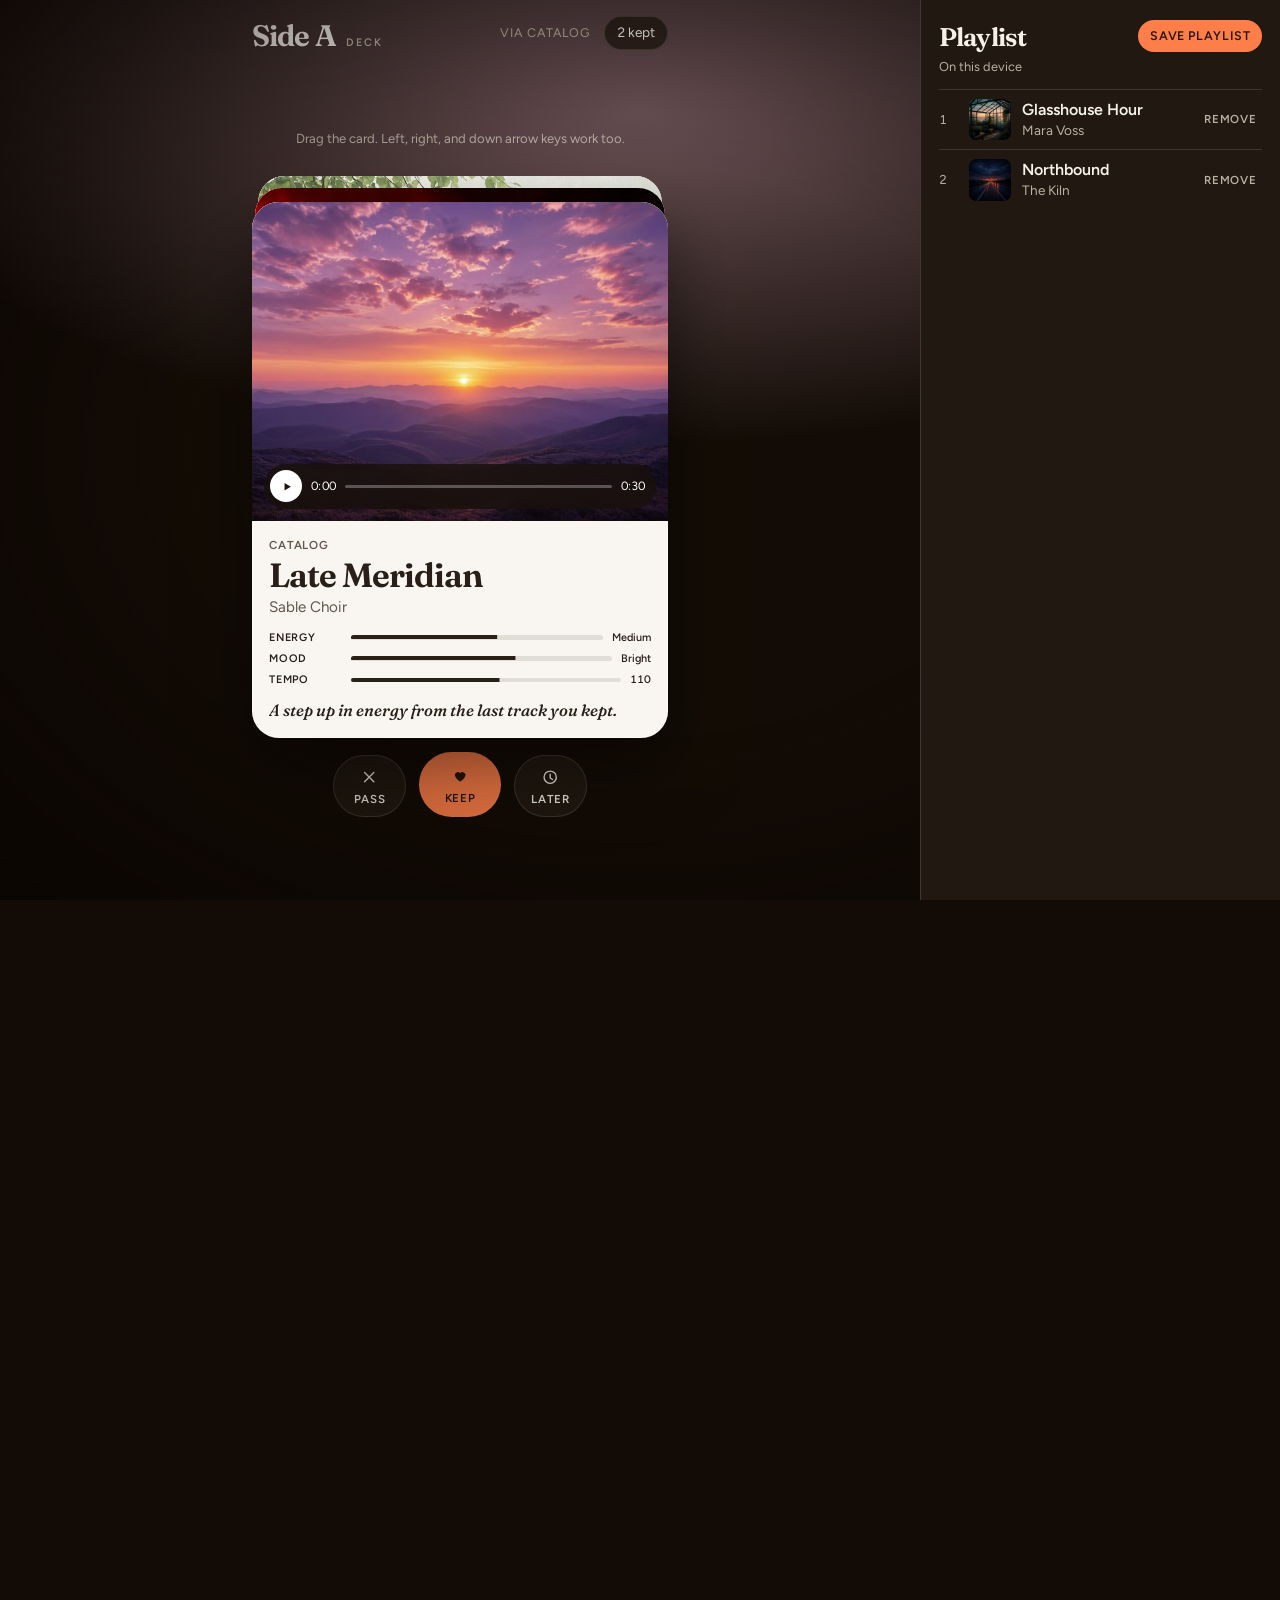
<file: index.html>
<!DOCTYPE html>
<html lang="en">
<head>
  <meta charset="utf-8">
  <meta http-equiv="refresh" content="0; url=ui/">
  <link rel="icon" href="favicon.ico">
  <title>Side A</title>
</head>
<body>
  <p><a href="ui/">Open the deck</a></p>
</body>
</html>
</file>
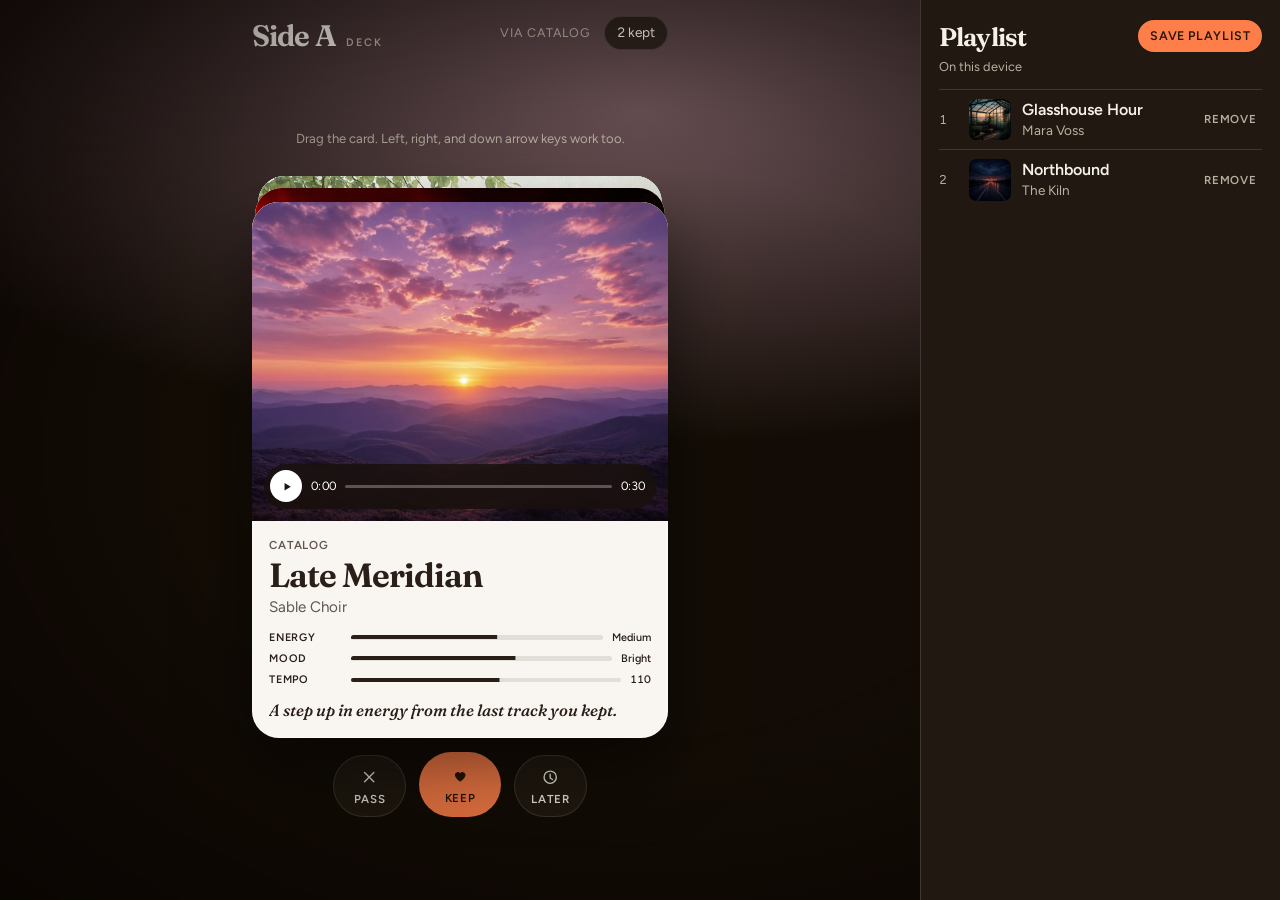
<file: ui/index.html>
<!DOCTYPE html>
<html lang="en">
<head>
  <meta charset="utf-8">
  <meta name="viewport" content="width=device-width, initial-scale=1, viewport-fit=cover">
  <meta name="deck-endpoint" content="">
  <title>Side A</title>
  <link rel="icon" href="favicon.ico" sizes="32x32">
  <link rel="preconnect" href="https://fonts.googleapis.com">
  <link rel="preconnect" href="https://fonts.gstatic.com" crossorigin>
  <link href="https://fonts.googleapis.com/css2?family=Figtree:wght@400;500;600&family=Fraunces:ital,opsz,wght@0,9..144,520;0,9..144,640;1,9..144,520&display=swap" rel="stylesheet">
  <link rel="stylesheet" href="styles/index.css">
</head>
<body>
  <div class="shell">
    <section class="stage" data-stage data-lean="none" aria-label="Song deck">
      <header class="top">
        <h1 class="wordmark"><span data-title>Side A</span> <span class="wordmark__meta">deck</span></h1>
        <div class="top__side">
          <p class="top__source">via <span data-provider>Catalog</span></p>
          <button type="button" class="count" data-action="open-playlist">
            <span data-kept-count>2</span> kept
          </button>
        </div>
      </header>

      <div class="stage__main">
        <p class="hint" data-hint>Drag the card. Left, right, and down arrow keys work too.</p>

        <!--
          Picture of a session already in progress, so the playlist row is visible.
          fixtures/deck.json is the catalog. Your start() should render the queue
          from that file; the playlist begins empty.
        -->
        <div class="deck" data-deck>
          <article class="card" data-depth="2" style="--c1:#e7f0d8;--c2:#5e8c6a;--c3:#f7fbf2;--c4:#243328" inert aria-hidden="true">
            <div class="card__art"><img alt="" src="fixtures/artwork/soft-weather.jpg"></div>
          </article>
          <article class="card" data-depth="1" style="--c1:#ff4d4d;--c2:#14080c;--c3:#ffd1a8;--c4:#3a1018" inert aria-hidden="true">
            <div class="card__art"><img alt="" src="fixtures/artwork/red-circuit.jpg"></div>
          </article>
          <article class="card" data-depth="0" data-card-id="catalog:track:late-meridian" style="--c1:#e7b3c8;--c2:#3a2458;--c3:#f0d0a0;--c4:#1b1230">
            <div class="card__art" data-art>
              <img data-field="artwork" alt="" src="fixtures/artwork/late-meridian.jpg">
              <p class="stamp stamp--keep" data-stamp="keep">Keep</p>
              <p class="stamp stamp--pass" data-stamp="pass">Pass</p>
              <div class="transport" data-transport data-preview-state="paused">
                <button type="button" class="transport__play" data-action="toggle-preview" aria-label="Play preview">
                  <svg class="icon icon--play" viewBox="0 0 24 24" aria-hidden="true"><path d="M8 5.5v13l11-6.5z"/></svg>
                  <svg class="icon icon--pause" viewBox="0 0 24 24" aria-hidden="true"><path d="M7 5h3.2v14H7zm6.8 0H17v14h-3.2z"/></svg>
                </button>
                <span class="transport__time" data-field="elapsed">0:00</span>
                <span class="transport__bar" aria-hidden="true"><span class="transport__fill" data-progress></span></span>
                <span class="transport__time" data-field="duration">0:30</span>
              </div>
            </div>
            <div class="card__body">
              <p class="card__kicker">
                <span data-field="source">Catalog</span>
                <span data-badges></span>
              </p>
              <h2 class="card__title" data-field="title">Late Meridian</h2>
              <p class="card__artists" data-field="artists">Sable Choir</p>
              <ul class="traits" data-traits>
                <li class="trait" aria-label="Energy Medium">
                  <span class="trait__label" data-field="label">Energy</span>
                  <span class="trait__meter" aria-hidden="true"><span class="trait__fill" data-fill style="--value: 0.58"></span></span>
                  <span class="trait__value" data-field="display">Medium</span>
                </li>
                <li class="trait" aria-label="Mood Bright">
                  <span class="trait__label">Mood</span>
                  <span class="trait__meter" aria-hidden="true"><span class="trait__fill" style="--value: 0.63"></span></span>
                  <span class="trait__value">Bright</span>
                </li>
                <li class="trait" aria-label="Tempo 110">
                  <span class="trait__label">Tempo</span>
                  <span class="trait__meter" aria-hidden="true"><span class="trait__fill" style="--value: 0.55"></span></span>
                  <span class="trait__value">110</span>
                </li>
              </ul>
              <p class="card__reason" data-field="reason">A step up in energy from the last track you kept.</p>
              <a class="card__link" data-field="link" target="_blank" rel="noreferrer noopener" hidden>Open</a>
            </div>
          </article>
        </div>

        <section class="empty" data-empty hidden>
          <h2 data-empty-title>That's the stack</h2>
          <p data-empty-body>Everything you kept is in the playlist. Save it when a provider is connected.</p>
          <button type="button" data-action="open-playlist">Review playlist</button>
        </section>

        <p class="error" data-error hidden>The deck could not be loaded. The last good stack is still here.</p>

        <div class="actions" data-actions-row>
          <button type="button" data-action="pass" aria-label="Pass">
            <svg class="icon" viewBox="0 0 24 24" aria-hidden="true"><path d="M6 6l12 12M18 6L6 18" fill="none" stroke="currentColor" stroke-width="1.8" stroke-linecap="round"/></svg>
            <span data-label>Pass</span>
          </button>
          <button type="button" data-action="keep" aria-label="Keep">
            <svg class="icon" viewBox="0 0 24 24" aria-hidden="true"><path d="M12 19s-7-4.4-7-9a4 4 0 0 1 7-2 4 4 0 0 1 7 2c0 4.6-7 9-7 9z"/></svg>
            <span data-label>Keep</span>
          </button>
          <button type="button" data-action="later" aria-label="Later">
            <svg class="icon" viewBox="0 0 24 24" aria-hidden="true"><circle cx="12" cy="12" r="8" fill="none" stroke="currentColor" stroke-width="1.8"/><path d="M12 8v5l3 2" fill="none" stroke="currentColor" stroke-width="1.8" stroke-linecap="round"/></svg>
            <span data-label>Later</span>
          </button>
        </div>
      </div>
    </section>

    <aside class="playlist" data-playlist-panel aria-label="Playlist">
      <div class="mix__grab" aria-hidden="true"></div>
      <header class="mix__head">
        <div>
          <h2>Playlist</h2>
          <p class="mix__sync" data-sync="local">On this device</p>
        </div>
        <div class="mix__tools" data-actions>
          <button type="button" class="mix__close" data-action="close-playlist">Close</button>
          <button type="button" class="button button--solid" data-action="remote" data-method="POST" data-href="/api/deck/export">Save playlist</button>
        </div>
      </header>
      <p class="mix__empty" data-playlist-empty hidden>Nothing kept yet.</p>
      <ol class="mix__list" data-playlist>
        <li class="mix__item">
          <span class="mix__swatch" data-art style="--c1:#f2d2b6;--c2:#1f6f78;--c3:#e7a07a;--c4:#12343a"><img alt="" src="fixtures/artwork/glasshouse-hour.jpg"></span>
          <span class="mix__meta">
            <span class="mix__title" data-field="title">Glasshouse Hour</span>
            <span class="mix__artists" data-field="artists">Mara Voss</span>
          </span>
          <button type="button" data-action="undo" data-card-id="catalog:track:glasshouse-hour">Remove</button>
        </li>
        <li class="mix__item">
          <span class="mix__swatch" data-art style="--c1:#f25c2a;--c2:#1a1c2c;--c3:#ffb25e;--c4:#0e1018"><img alt="" src="fixtures/artwork/northbound.jpg"></span>
          <span class="mix__meta">
            <span class="mix__title">Northbound</span>
            <span class="mix__artists">The Kiln</span>
          </span>
          <button type="button" data-action="undo" data-card-id="catalog:track:northbound">Remove</button>
        </li>
      </ol>
    </aside>

    <button type="button" class="scrim" data-scrim data-action="close-playlist" hidden aria-label="Close playlist"></button>
  </div>

  <audio data-preview-audio preload="none"></audio>
  <p class="live" data-live aria-live="polite"></p>

  <template id="card-template">
    <article class="card" data-depth="0">
      <div class="card__art" data-art>
        <img data-field="artwork" alt="" hidden>
        <p class="stamp stamp--keep" data-stamp="keep">Keep</p>
        <p class="stamp stamp--pass" data-stamp="pass">Pass</p>
        <div class="transport" data-transport data-preview-state="paused">
          <button type="button" class="transport__play" data-action="toggle-preview" aria-label="Play preview">
            <svg class="icon icon--play" viewBox="0 0 24 24" aria-hidden="true"><path d="M8 5.5v13l11-6.5z"/></svg>
            <svg class="icon icon--pause" viewBox="0 0 24 24" aria-hidden="true"><path d="M7 5h3.2v14H7zm6.8 0H17v14h-3.2z"/></svg>
          </button>
          <span class="transport__time" data-field="elapsed">0:00</span>
          <span class="transport__bar" aria-hidden="true"><span class="transport__fill" data-progress></span></span>
          <span class="transport__time" data-field="duration">0:30</span>
        </div>
      </div>
      <div class="card__body">
        <p class="card__kicker">
          <span data-field="source"></span>
          <span data-badges></span>
        </p>
        <h2 class="card__title" data-field="title"></h2>
        <p class="card__artists" data-field="artists"></p>
        <ul class="traits" data-traits></ul>
        <p class="card__reason" data-field="reason"></p>
        <a class="card__link" data-field="link" target="_blank" rel="noreferrer noopener" hidden>Open</a>
      </div>
    </article>
  </template>

  <template id="trait-template">
    <li class="trait">
      <span class="trait__label" data-field="label"></span>
      <span class="trait__meter" aria-hidden="true"><span class="trait__fill" data-fill></span></span>
      <span class="trait__value" data-field="display"></span>
    </li>
  </template>

  <template id="playlist-item-template">
    <li class="mix__item">
      <span class="mix__swatch" data-art></span>
      <span class="mix__meta">
        <span class="mix__title" data-field="title"></span>
        <span class="mix__artists" data-field="artists"></span>
      </span>
      <button type="button" data-action="undo">Remove</button>
    </li>
  </template>

  <template id="action-template">
    <button type="button" class="button button--solid" data-action="remote"></button>
  </template>

  <!--
    Loader only, after scripts/build-ui.sh. wasm-bindgen emits the module.
    Application behavior stays in Rust; this file does not ship any.
    <script type="module">
      import init, { start } from "./pkg/deck_ui.js";
      init().then(() => start());
    </script>
  -->
</body>
</html>
</file>
<file: ui/styles/index.css>
@layer tokens, base, components, states;

@import url("tokens.css") layer(tokens);
@import url("base.css") layer(base);
@import url("deck.css") layer(components);
@import url("playlist.css") layer(components);
@import url("states.css") layer(states);
</file>
